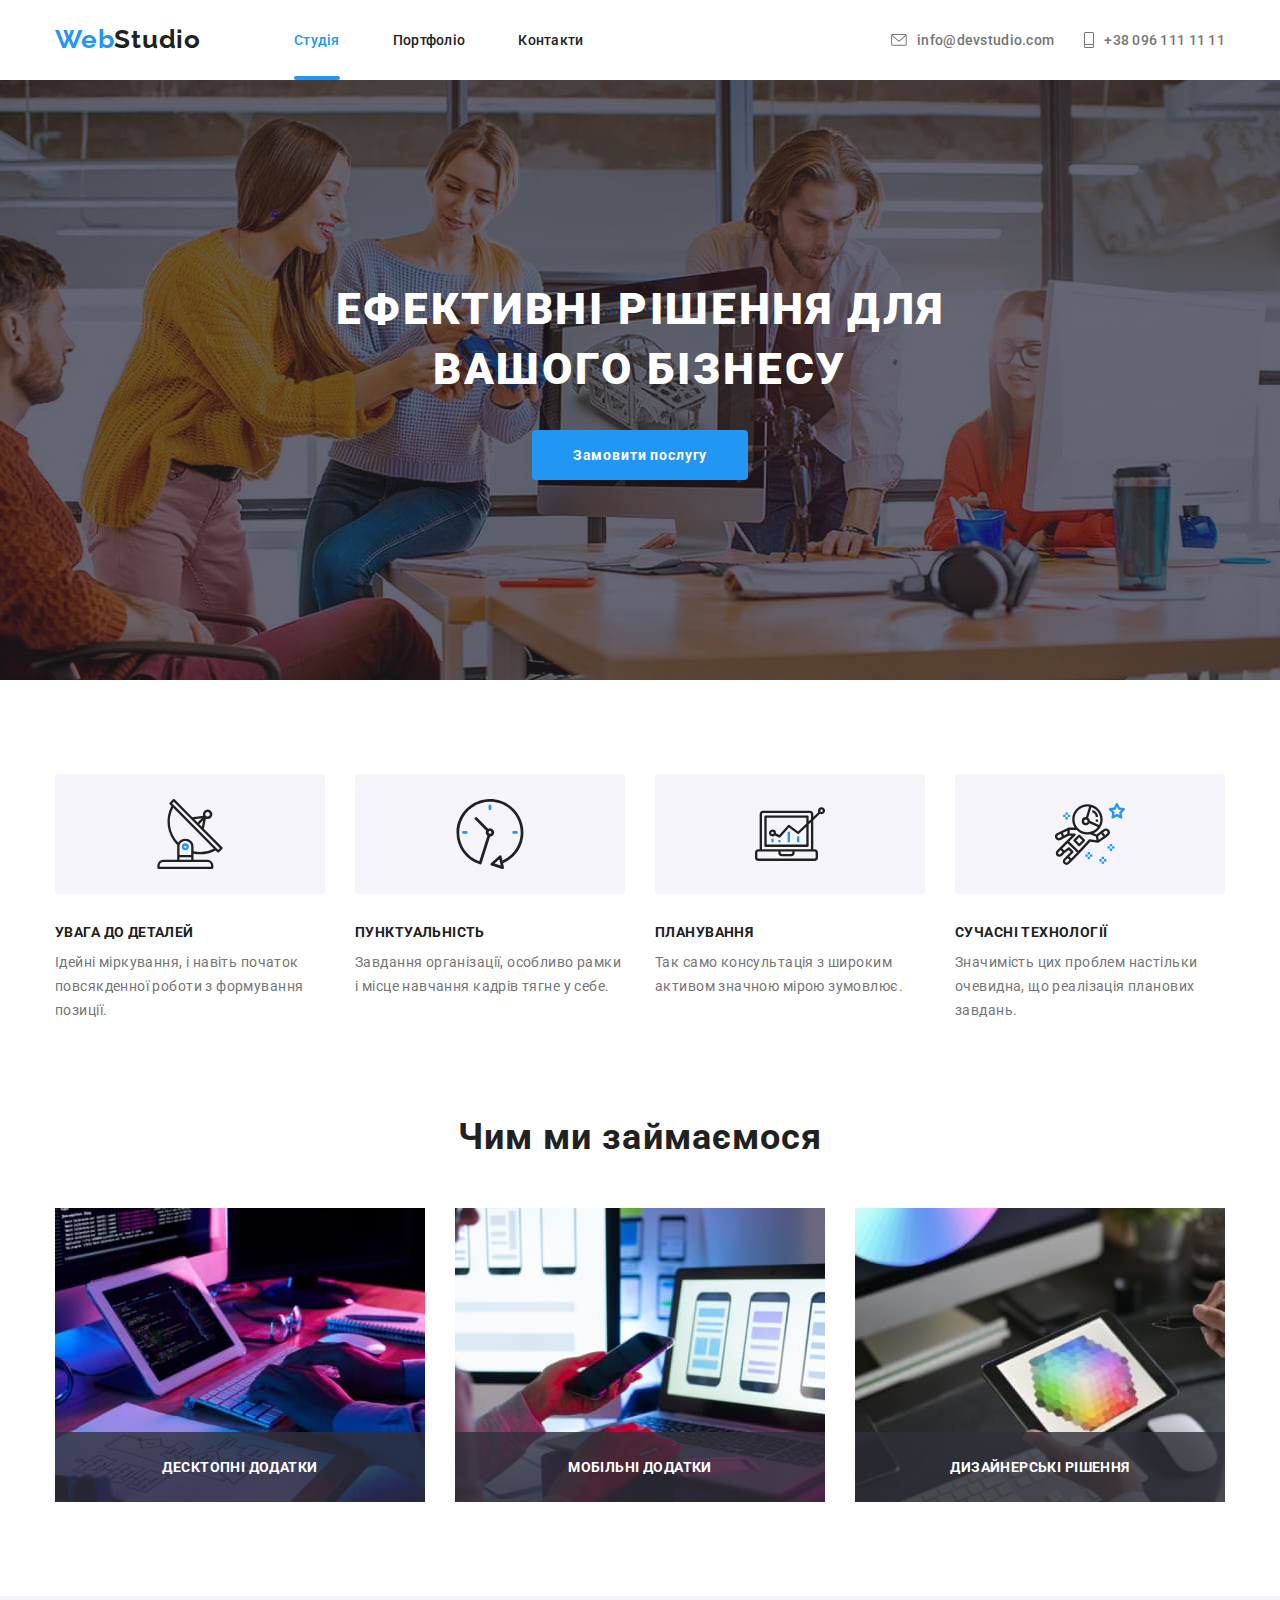
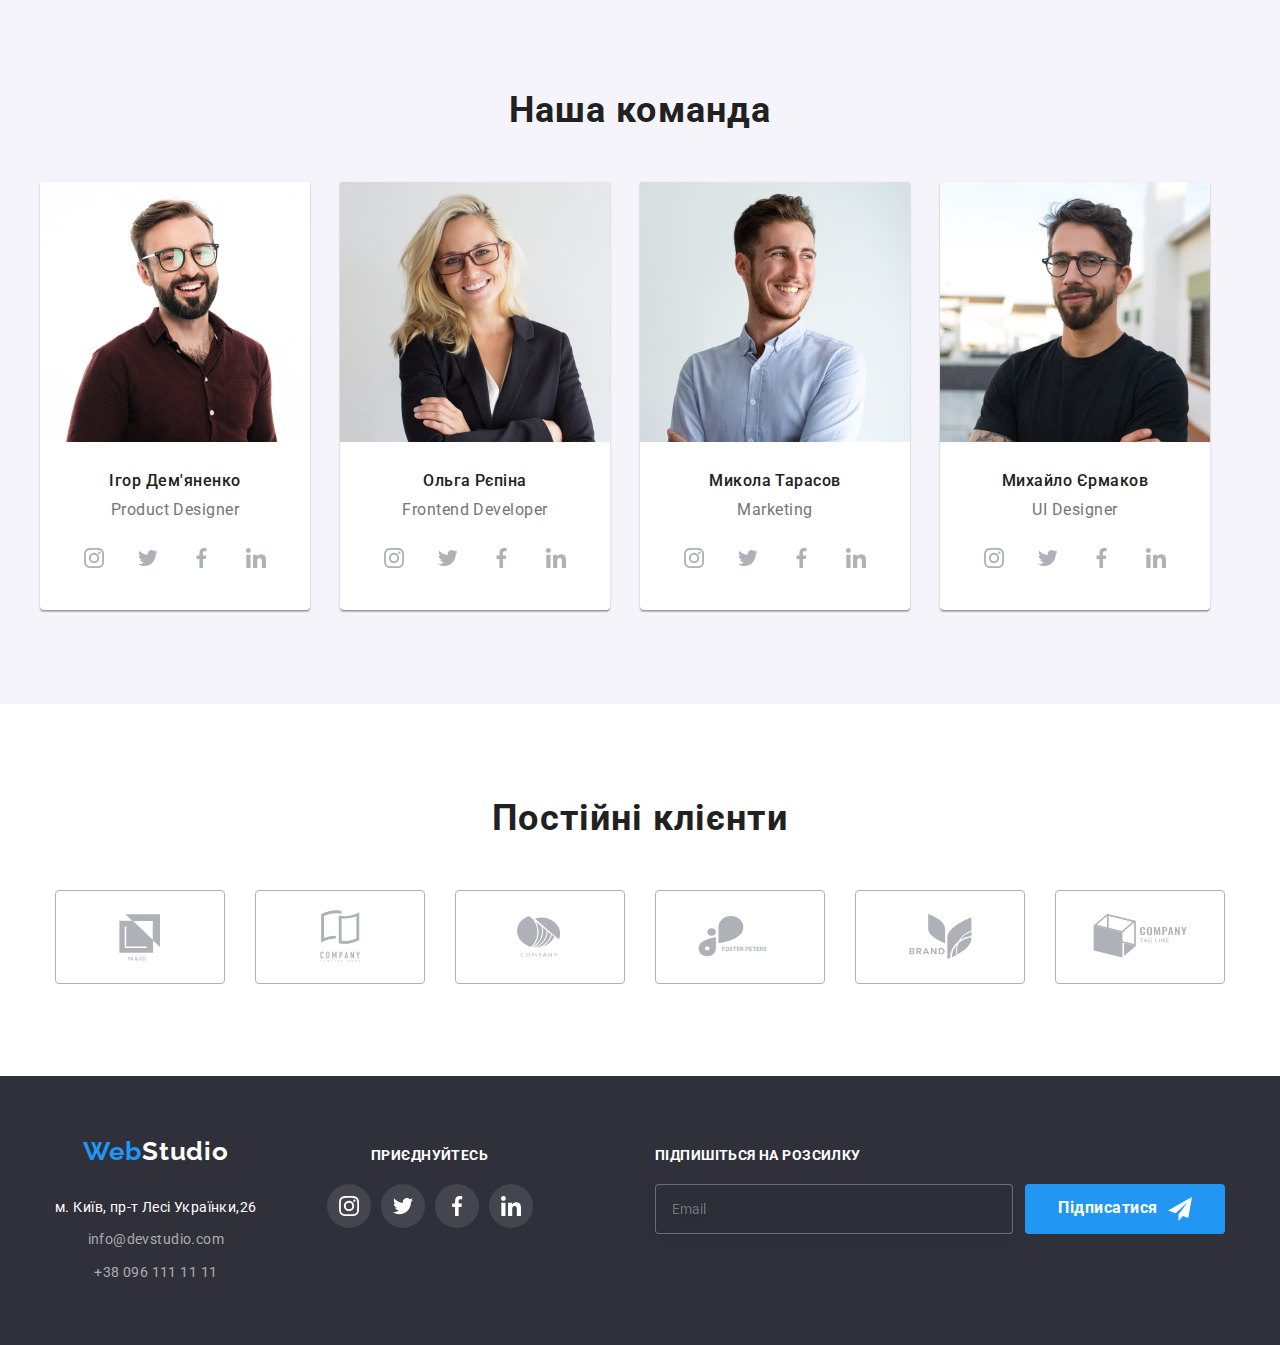
<file: index.html>
<!DOCTYPE html>
<html lang="uk">

<head>
  <meta charset="UTF-8" />
  <meta http-equiv="X-UA-Compatible" content="IE=edge" />
  <meta name="viewport" content="width=device-width, initial-scale=1.0" />
  <title>WebStudio8-Home</title>
  <link href="https://fonts.googleapis.com/css2?family=Raleway:wght@700&family=Roboto:wght@400;500;700;900&display=swap"
    rel="stylesheet" />
  <link rel="stylesheet"
    href="https://cdnjs.cloudflare.com/ajax/libs/modern-normalize/1.1.0/modern-normalize.min.css" />
  <link rel="stylesheet" href="./css/main.min.css" />
</head>

<body class="body">

  <header class="header-index">
    <div class="container flex-container">

      <nav class="nav">
        <a href="./index.html" lang="en" class="logo header__logo"><span
            class="header__logo--blue">Web</span><span></span>Studio</a>
        <ul class="nav-links list">
          <li class="nav-links__item ">
            <a href="./index.html" class="nav-links__link nav-links__item--current">Студія</a>
          </li>

          <li class="nav-links__item">
            <a href="./portfolio.html" class="nav-links__link">Портфоліо</a>
          </li>

          <li class="nav-links__item"><a href="" class="nav-links__link">Контакти</a>
          </li>

        </ul>


      </nav>
      <button type="button" class="mobile-menu__button js-open-menu">
        <svg width="24" height="24" aria-laabel="перемикач мобільного меню">
          <use class"mobile-menu__icon-menu" href="./images/team/symbol-defs.svg#menu_24px"></use>
        </svg>
      </button>
      <div class="mobile-menu container js-menu-container">
        <button type="button" class="mobile-menu__button--close js-close-menu ">

          <svg width="18.67" height="18.67">
            <use class"mobile-menu__icon-cross " href=" ./images/team/symbol-defs.svg#close_24px"></use>
          </svg>
        </button>

        <div class="mobile-menu__nav-links">
          <ul class="mobile-menu__nav-linksi-list">
            <li class="nav-linksi-list__item">
              <a href="./index.html" class="mobile-menu__nav-link mobile-menu__nav-link--current">Студія</a>
            </li>

            <li class="nav-linksi-list__item">
              <a href="./portfolio.html" class="mobile-menu__nav-link">Портфоліо</a>
            </li>

            <li class="nav-linksi-list__item">
              <a href="" class="mobile-menu__nav-link">Контакти</a>
            </li>

          </ul>
        </div>
        <div class="mobile-menu__container">

          <div class="mobile-menu__contacts">
            <ul class="mobile-menu__contacts-list">

              <li class="mobile-menu__contacts-item">
                <a href="tel:+38 096 111 11 11" class="mobile-menu__contact-phone">+38 096 111 11 11</a>
              </li>

              <li class="mobile-menu__contacts-item">
                <a href="mailto:info@devstudio.com" class="mobile-menu__contact-mail">info@devstudio.com</a>
              </li>
            </ul>

          </div>
          <div class="">
            <ul class="mobile-menu__social-links">
              <li class="social-links__item">
                <a href="" class="social-links__link">Instagram</a>
              </li>
              <li class="social-links__item">
                <a href="" class="social-links__link">Twitter</a>
              </li>
              <li class="social-links__item">
                <a href="" class="social-links__link">Facebook</a>
              </li>
              <li class="social-links__item">
                <a href="" class="social-links__link">LinkedIn</a>
              </li>
            </ul>
          </div>
        </div>
      </div>


      <ul class="header-contacts list">
        <li>
          <a href="mailto:info@devstudio.com" class="header-contacts__contact-mail link"><svg
              class="header-contacts__mini-icon">
              <use href="./images/header icons/symbol-defs.svg#envelope"></use>
            </svg>info@devstudio.com</a>
        </li>
        <li>
          <a href="tel:+380961111111" class="header-contacts__contact-phone link"><svg
              class="header-contacts__mini-icon header-contacts__mini-icon--phone">
              <use href="./images/header icons/symbol-defs.svg#phone"></use>
            </svg>+38 096 111 11 11</a>
        </li>
      </ul>



    </div>
  </header>
  <main>
    <section class="hero">
      <div class="container">
        <h1 class="hero-title">Ефективні рішення для вашого бізнесу</h1>
        <button type="button" class="button hero__button--secondary" data-modal-open>Замовити послугу</button>
      </div>
    </section>

    <section class="section">

      <div class="container">
        <h2 class="features visually-hidden">переваги</h2>
        <ul class="list features__pictures-list">
          <li class="pictures-list__item weather-radar">
            <h3 class="features__title">УВАГА ДО ДЕТАЛЕЙ</h3>
            <p class="features__subtitle">Ідейні міркування, і навіть початок повсякденної роботи з формування позиції.
            </p>
          </li>

          <li class="pictures-list__item clock">
            <h3 class="features__title">ПУНКТУАЛЬНІСТЬ</h3>
            <p class="features__subtitle">Завдання організації, особливо рамки і місце навчання кадрів тягне у себе.</p>
          </li>

          <li class="pictures-list__item laptop">
            <h3 class="features__title">ПЛАНУВАННЯ</h3>
            <p class="features__subtitle">Так само консультація з широким активом значною мірою зумовлює.</p>
          </li>

          <li class="pictures-list__item spaceman">
            <h3 class="features__title">СУЧАСНІ ТЕХНОЛОГІЇ</h3>
            <p class="features__subtitle">Значимість цих проблем настільки очевидна, що реалізація планових завдань.</p>
          </li>
        </ul>
      </div>
    </section>

    <section class="section-work">
      <div class="container">
        <h2 class="section-title">Чим ми займаємося</h2>
        <ul class="work list">
          <li class="work__item">
            <img src="./images/coding.jpg" alt="Створення сайту" width="370" />
            <p class="work__text">Десктопні додатки</p>
          </li>

          <li class="work__item">
            <img src="./images/adaptation.jpg" alt="Адаптація сайту для різних пристроїв" width="370" />
            <p class="work__text">
              Мобільні додатки
            </p>
          </li>

          <li class="work__item">
            <img src="./images/design.jpg" alt="Розробка дизайну для сайту" width="370" />
            <p class="work__text">Дизайнерські рішення</p>
          </li>
        </ul>
      </div>
    </section>

    <section class="team section">
      <div class="container">
        <h2 class="section-title">Наша команда</h2>
        <ul class="list team-members">
          <li class="team-members__worker">
            <picture>
              <source
                srcset="./images/team/designer/designer-370@1x.jpg 1x, ./images/team/designer/designer-370@2x.jpg 2x"
                media="(min-width:1200px)">


              <source
                srcset="./images/team/designer/designer-354@1x.jpg 1x, ./images/team/designer/designer-354@2x.jpg 2x"
                media="(min-width: 768px)">

              <source
                srcset="./images/team/designer/designer-450@1x.jpg 1x, ./images/team/designer/designer-450@2x.jpg 2x"
                media="(min-width: 480px">
              <img src="./images/team/designer/designer-450@1x.jpg" alt="Ігор">


            </picture>

            <div class="team-card">
              <h3 class="team-card__heading">Ігор Дем'яненко</h3>
              <p class="team-card__job" lang="en">Product Designer</p>
              <ul class="card-button list">
                <li>
                  <a class="card-button__link">
                    <svg class="card-button__icon instagram">
                      <use href="./images/team/symbol-defs.svg#icon-instagram"></use>
                    </svg>
                  </a>
                </li>

                <li>
                  <a class="card-button__link">
                    <svg class="card-button__icon twitter">
                      <use href="./images/team/symbol-defs.svg#icon-twitter"></use>
                    </svg>
                  </a>
                </li>
                <li>
                  <a class="card-button__link">
                    <svg class="card-button__icon facebook">
                      <use href="./images/team/symbol-defs.svg#icon-facebook"></use>
                    </svg>
                  </a>
                </li>

                <li>
                  <a class="card-button__link">
                    <svg class="card-button__icon linkedin">
                      <use href="./images/team/symbol-defs.svg#icon-linkedin"></use>
                    </svg>
                  </a>
                </li>
              </ul>
            </div>
          </li>

          <li class="team-members__worker">

            <picture>
              <source srcset="./images/team/repina/repina-270.jpg 1x, ./images/team/repina/repina270@2x.jpg 2x "
                media="(min-width:1200px)">



              <source srcset="./images/team/repina/repina-350.jpg 1x, ./images/team/repina/repina-354@2x.jpg 2x "
                media="(min-width:768px)">


              <source srcset="./images/team/repina/repina@1x450 (1).jpg 1x, ./images/team/repina/repina-450.jpg   2x "
                media="(min-width:480px)">
              <img src="./images/team/repina/repina@1x450 (1).jpg" alt="Оля">
            </picture>



            <div class="team-card">
              <h3 class="team-card__heading">Ольга Рєпіна</h3>
              <p class="team-card__job" lang="en">Frontend Developer</p>
              <ul class="card-button list">
                <li>
                  <a class="card-button__link">
                    <svg class="card-button__icon instagram">
                      <use href="./images/team/symbol-defs.svg#icon-instagram"></use>
                    </svg>
                  </a>
                </li>

                <li>
                  <a class="card-button__link">
                    <svg class="card-button__icon twitter">
                      <use href="./images/team/symbol-defs.svg#icon-twitter"></use>
                    </svg>
                  </a>
                </li>
                <li>
                  <a class="card-button__link">
                    <svg class="card-button__icon facebook">
                      <use href="./images/team/symbol-defs.svg#icon-facebook"></use>
                    </svg>
                  </a>
                </li>

                <li>
                  <a class="card-button__link">
                    <svg class="card-button__icon linkedin">
                      <use href="./images/team/symbol-defs.svg#icon-linkedin"></use>
                    </svg>
                  </a>
                </li>
              </ul>
            </div>
          </li>

          <li class="team-members__worker">
            <picture>


              <source srcset="./images/team/tarasov/tarasov-270.jpg 1x, ./images/team/tarasov/tarasov270@2x.jpg 2x "
                media="(min-width:1200px)">


              <source srcset="./images/team/tarasov/tarasov-350.jpg 1x, ./images/team/tarasov/tarasov350@2x.jpg 2x "
                media="(min-width:768px)">


              <source srcset="./images/team/tarasov/tarasov-450.jpg 1x, ./images/team/tarasov/tarasov450@2x.jpg 2x "
                media="(min-width:480px)">
              <img src="./images/team/tarasov/tarasov-450.jpg" alt="">
            </picture>

            <div class="team-card">
              <h3 class="team-card__heading">Микола Тарасов</h3>
              <p class="team-card__job" lang="en">Marketing</p>
              <ul class="card-button list">
                <li>
                  <a class="card-button__link">
                    <svg class="card-button__icon instagram">
                      <use href="./images/team/symbol-defs.svg#icon-instagram"></use>
                    </svg>
                  </a>
                </li>

                <li>
                  <a class="card-button__link">
                    <svg class="card-button__icon twitter">
                      <use href="./images/team/symbol-defs.svg#icon-twitter"></use>
                    </svg>
                  </a>
                </li>
                <li>
                  <a class="card-button__link">
                    <svg class="card-button__icon facebook">
                      <use href="./images/team/symbol-defs.svg#icon-facebook"></use>
                    </svg>
                  </a>
                </li>

                <li>
                  <a class="card-button__link">
                    <svg class="card-button__icon linkedin">
                      <use href="./images/team/symbol-defs.svg#icon-linkedin"></use>
                    </svg>
                  </a>
                </li>
              </ul>
            </div>
          </li>

          <li class="team-members__worker">
            <div class="card-photo">
              <picture>
                <source srcset="./images/team/jermakov/jermakov-270.jpg 1x,./images/team/jermakov/jermakov270@2x.jpg2x"
                  media="(min-width: 1200px)">


                <source
                  srcset="./images/team/jermakov/jermakov-350.jpg 1x, ./images/team/jermakov/jermakov350@2x.jpg 2x"
                  media="(min-width: 768px)">


                <source
                  srcset="./images/team/jermakov/jermakov-450.jpg 1x, ./images/team/jermakov/jermakov450@2x.jpg 2x"
                  media="(min-width: 480px)">
                <img src="./images/team/jermakov/jermakov-450.jpg" alt="">
              </picture>
            </div>
            <div class="team-card">
              <h3 class="team-card__heading">Михайло Єрмаков</h3>
              <p class="team-card__job" lang="en">UI Designer</p>
              <ul class="card-button list">
                <li>
                  <a class="card-button__link">
                    <svg class="card-button__icon instagram">
                      <use href="./images/team/symbol-defs.svg#icon-instagram"></use>
                    </svg>
                  </a>
                </li>

                <li>
                  <a class="card-button__link">
                    <svg class="card-button__icon twitter">
                      <use href="./images/team/symbol-defs.svg#icon-twitter"></use>
                    </svg>
                  </a>
                </li>
                <li>
                  <a class="card-button__link">
                    <svg class="card-button__icon facebook">
                      <use href="./images/team/symbol-defs.svg#icon-facebook"></use>
                    </svg>
                  </a>
                </li>

                <li>
                  <a class="card-button__link">
                    <svg class="card-button__icon linkedin">
                      <use href="./images/team/symbol-defs.svg#icon-linkedin"></use>
                    </svg>
                  </a>
                </li>
              </ul>
            </div>
          </li>
        </ul>
      </div>
    </section>
    <section class="section">
      <div class="container">
        <h2 class="section-title">Постійні клієнти</h2>
        <ul class="clients list">
          <li class="clients__item">
            <a href="" class="clients__link">
              <svg class="clients__image">
                <use href="./images/clients/symbol-defs.svg#client-1"></use>
              </svg>
            </a>
          </li>

          <li class="clients__item">
            <a href="" class=" clients__link">
              <svg class="clients__image">
                <use href="./images/clients/symbol-defs.svg#client-2"></use>
              </svg>
            </a>
          </li>

          <li class="clients__item">
            <a href="" class="clients__link">
              <svg class="clients__image">
                <use href="./images/clients/symbol-defs.svg#client-3"></use>
              </svg>
            </a>
          </li>

          <li class="clients__item">
            <a href="" class="clients__link">
              <svg class="clients__image">
                <use href="./images/clients/symbol-defs.svg#client-4"></use>
              </svg>
            </a>
          </li>

          <li class="clients__item">
            <a href="" class="clients__link">
              <svg class="clients__image">
                <use href="./images/clients/symbol-defs.svg#client-5"></use>
              </svg>
            </a>
          </li>

          <li class="clients__item">
            <a href="" class="clients__link">
              <svg class="clients__image">
                <use href="./images/clients/symbol-defs.svg#client-6"></use>
              </svg>
            </a>
          </li>
        </ul>
      </div>
    </section>
    <div class="backdrop is-hidden" data-modal>
      <div class="modal">
        <button class="modal__button-close" type="button" data-modal-close>
          <svg class="modal__close-icon">
            <use href="./images/close-button.svg#close-button"></use>
          </svg>
        </button>
        <form class="" action="registration">
          <div class="form-feald modal-container">
            <p class="modal__heading">Залиште свої дані, ми вам передзвонимо</p>

            <label class="modal__label name" for="name" autofocus>Ім'я</label>
            <span class="modal__input-icon">
              <input class="modal-input" type="name" name="name" id="name" autofocus required>
              <svg class="modal-input__entire-icon icon-person">
                <use href="./images/form-icons/symbol-defs.svg#person"></use>
              </svg>
            </span>

            <label class="modal__label" for="tel">Телефон</label>
            <span class="modal__input-icon">
              <input class="modal-input" type="tel" name="tel" id="tel" required>
              <svg class="modal-input__entire-icon icon-phone">
                <use href="./images/form-icons/symbol-defs.svg#phone"></use>
              </svg>
            </span>

            <label class="modal__label" for="email">Пошта</label>
            <span class="modal__input-icon">
              <input class="modal-input" type="email" name="email" id="email" placeholder=" " required>
              <svg class="modal-input__entire-icon icon-envelope">
                <use href="./images/form-icons/symbol-defs.svg#envelope"></use>
              </svg>
            </span>


            <label class="modal__label" for="comment">Коментар</label>
            <textarea class="modal__comment" name="comment" id="comment" cols="30" rows="10"
              placeholder="Введіть текст"></textarea>
            <label class="modal__checkbox-label">
              <input class="modal__checkbox" type="checkbox" name="checkbox" required>
              <span class="modal__checkbox-icon"></span>
              Погоджуюся з розсилкою та приймаю <a class="modal__privasy-agreemant" href=""> Умови договору</a>
            </label>
            <div class="modal__button-submit">
              <button class="submit" type="submit">Відправити

              </button>
            </div>
          </div>
        </form>
      </div>
    </div>





  </main>
  <footer class="footer">
    <div class="container footer__multi-block">
      <div class="footer__set-container">
        <a lang="en" href="./index.html" class="logo footer__logo"><span class="footer__logo--blue">Web</span>Studio</a>
        <address class="address">
          <ul class="address-links list">
            <li class="address-links__item">
              <a href="https://goo.gl/maps/rEYh6PdM1hheBsNV8" class="link" target="_blank"
                rel="nooper noreferrer nofollow"><span class="address-links__map">м. Київ, пр-т Лесі
                  Українки,26</span></a>
            </li>
            <li class="address-links__item">
              <a href="mailto:info@devstudio.com" class="address-links__contact link">info@devstudio.com</a>
            </li>
            <li class="address-links__item">
              <a href="tel:+380961111111" class="address-links__contact link">+38 096 111 11 11</a>
            </li>
          </ul>
        </address>
      </div>
      <div class="footer-socials__container">
        <p class="footer-socails__heading">приєднуйтесь</p>
        <ul class="footer-socials list">
          <li>
            <a class="footer-socials__button">
              <svg class="footer-socials__icon">
                <use href="./images/footer/symbol-defs.svg#instagram"></use>
              </svg>
            </a>
          </li>

          <li>
            <a class="footer-socials__button">
              <svg class="footer-socials__icon">
                <use href="./images/footer/symbol-defs.svg#twitter"></use>
              </svg>
            </a>
          </li>
          <li>
            <a class="footer-socials__button">
              <svg class="footer-socials__icon">
                <use href="./images/footer/symbol-defs.svg#facebook"></use>
              </svg>
            </a>
          </li>
          <li>
            <a class="footer-socials__button">
              <svg class="footer-socials__icon">
                <use href="./images/footer/symbol-defs.svg#linkedin"></use>
              </svg>
            </a>
          </li>
        </ul>
      </div>
      <form action="email" class="footer-form ">
        <p class="footer-form__heading">Підпишіться на розсилку</p>
        <div class="footer-form__container">
          <label for="email">
            <input class="footer-form__input" type="email" name="email" placeholder="Email" required>
          </label>
          <button class="footer-form__button-subscribe" type="submit">Підписатися
            <svg width="24" height="24" class="footer__plane">
              <use class="footer__plane-use" href="./images/team/symbol-defs.svg#icon-send"></use>
            </svg>
          </button>
        </div>
      </form>
    </div>
  </footer>
  <script src="./js/modal.js"></script>
  <script src="./js/mobile-menu.js"></script>
</body>

</html>
</file>
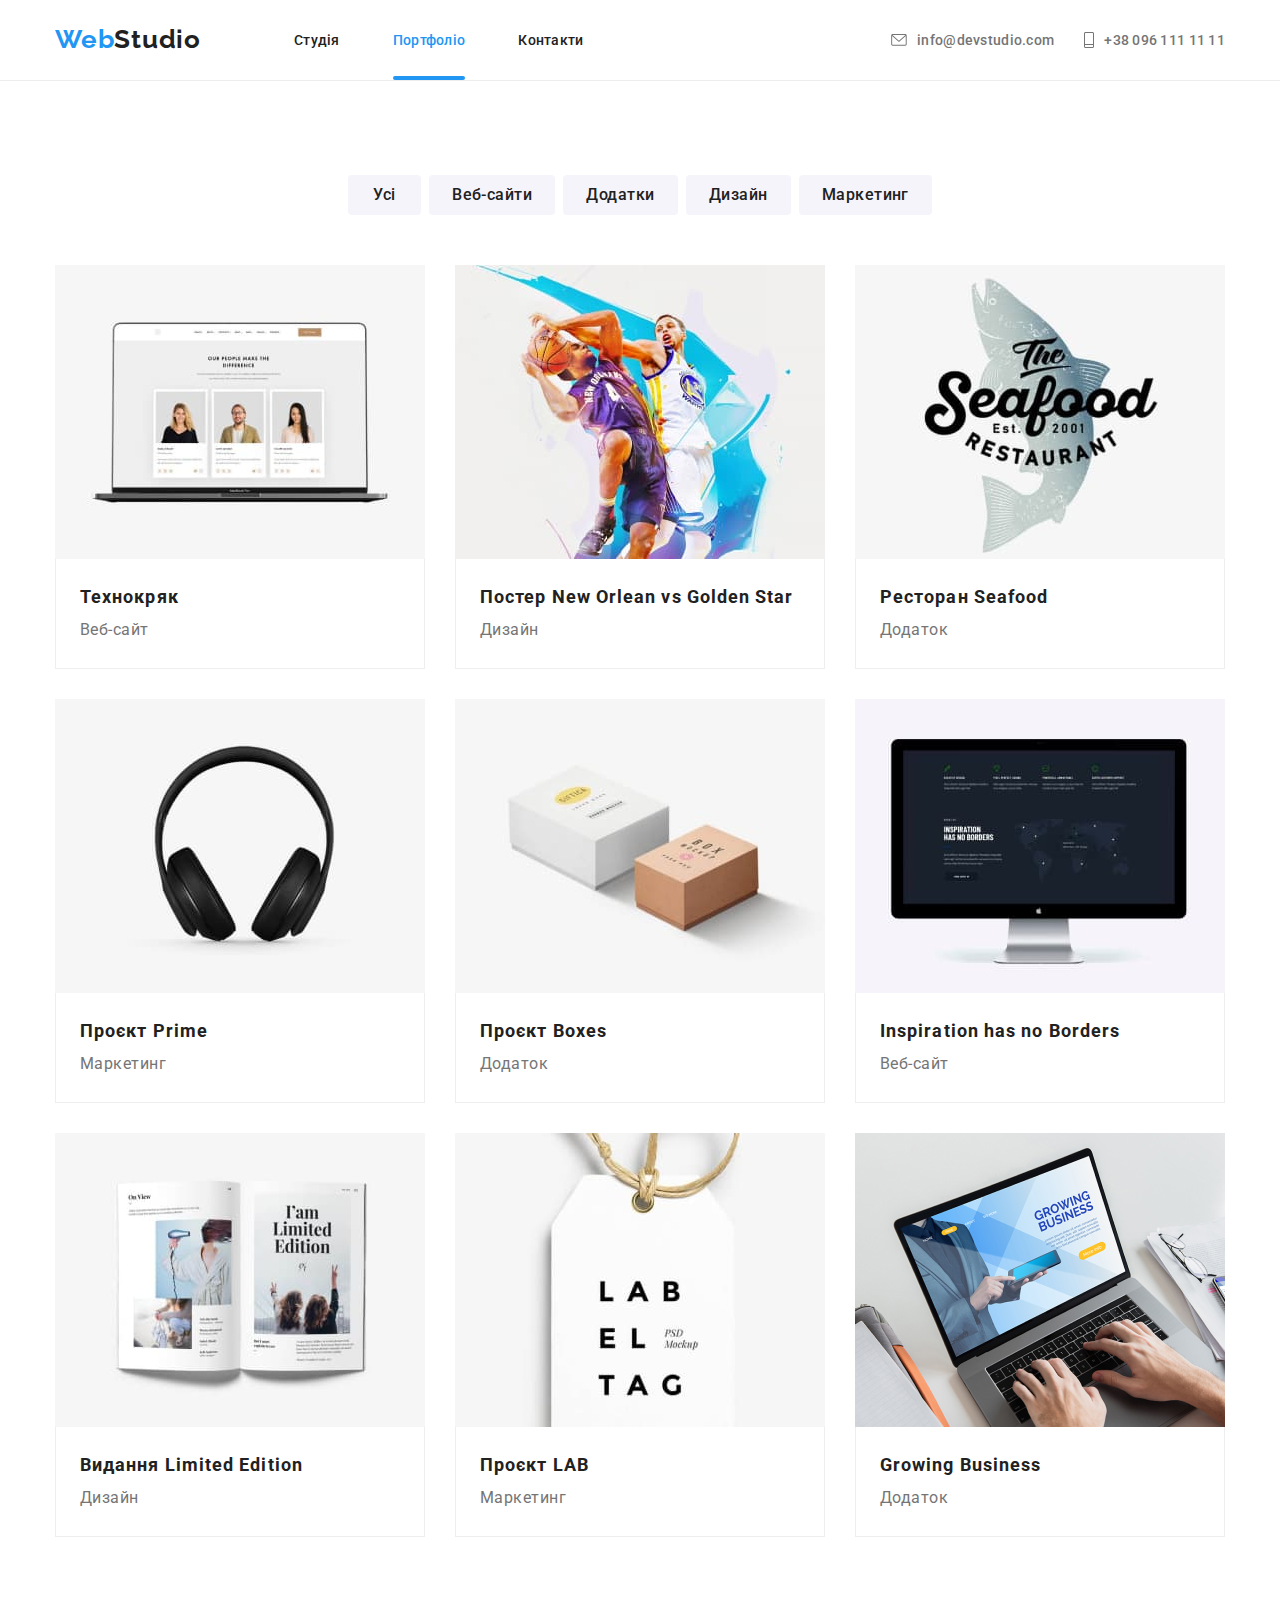
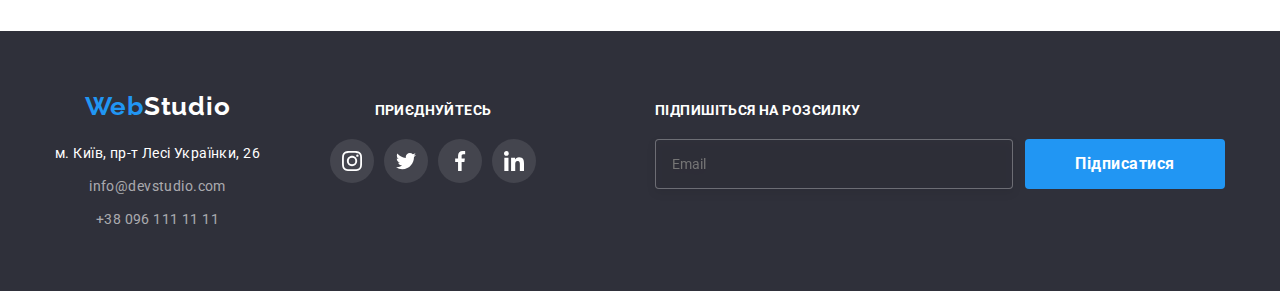
<file: portfolio.html>
<!DOCTYPE html>
<html lang="uk">

<head>
  <meta charset="UTF-8" />
  <meta http-equiv="X-UA-Compatible" content="IE=edge" />
  <meta name="viewport" content="width=device-width, initial-scale=1.0" />
  <title>WebStudio8-Portfolio</title>

  <link href="https://fonts.googleapis.com/css2?family=Raleway:wght@700&family=Roboto:wght@400;500;700;900&display=swap"
    rel="stylesheet" />
  <link rel="stylesheet"
    href="https://cdnjs.cloudflare.com/ajax/libs/modern-normalize/1.1.0/modern-normalize.min.css" />
  <link rel="stylesheet" href="./css/main.min.css" />

</head>

<body>
  <header class="header-portfolio">
    <div class="container flex-container">
      <nav class="nav">
        <a href="./index.html" lang="en" class="logo header__logo"><span
            class="header__logo--blue">Web</span><span></span>Studio</a>
        <ul class="nav-links list">
          <li class="nav-links__item ">
            <a href="./index.html" class="nav-links__link">Студія</a>
          </li>

          <li class="nav-links__item ">
            <a href="./portfolio.html" class="nav-links__link nav-links__item--current">Портфоліо</a>
          </li>

          <li class="nav-links__item"><a href="" class="nav-links__link">Контакти</a>
          </li>
        </ul>
      </nav>
      <button type="button" class="mobile-menu__button js-open-menu">
        <svg width="24" height="24" aria-laabel="перемикач мобільного меню">
          <use class"mobile-menu__icon-menu" href="./images/team/symbol-defs.svg#menu_24px"></use>
        </svg>
      </button>
      <div class="mobile-menu container js-menu-container">
        <button type="button" class="mobile-menu__button--close js-close-menu ">

          <svg width="18.67" height="18.67">
            <use class"mobile-menu__icon-cross " href=" ./images/team/symbol-defs.svg#close_24px"></use>
          </svg>
        </button>

        <div class="mobile-menu__nav-links">
          <ul class="mobile-menu__nav-linksi-list">
            <li class="nav-linksi-list__item">
              <a href="./index.html" class="mobile-menu__nav-link">Студія</a>
            </li>

            <li class="nav-linksi-list__item">
              <a href="./portfolio.html" class="mobile-menu__nav-link mobile-menu__nav-link--current">Портфоліо</a>
            </li>

            <li class="nav-linksi-list__item">
              <a href="" class="mobile-menu__nav-link">Контакти</a>
            </li>

          </ul>
        </div>
        <div class="mobile-menu__container">

          <div class="mobile-menu__contacts">
            <ul class="mobile-menu__contacts-list">

              <li class="mobile-menu__contacts-item">
                <a href="tel:+38 096 111 11 11" class="mobile-menu__contact-phone">+38 096 111 11 11</a>
              </li>

              <li class="mobile-menu__contacts-item">
                <a href="mailto:info@devstudio.com" class="mobile-menu__contact-mail">info@devstudio.com</a>
              </li>
            </ul>

          </div>
          <div class="">
            <ul class="mobile-menu__social-links">
              <li class="social-links__item">
                <a href="" class="social-links__link">Instagram</a>
              </li>
              <li class="social-links__item">
                <a href="" class="social-links__link">Twitter</a>
              </li>
              <li class="social-links__item">
                <a href="" class="social-links__link">Facebook</a>
              </li>
              <li class="social-links__item">
                <a href="" class="social-links__link">LinkedIn</a>
              </li>
            </ul>
          </div>
        </div>
      </div>

      <ul class="header-contacts list">
        <li>
          <a href="mailto:info@devstudio.com" class="header-contacts__contact-mail link"><svg
              class="header-contacts__mini-icon">
              <use href="./images/header icons/symbol-defs.svg#envelope"></use>
            </svg>info@devstudio.com</a>
        </li>
        <li>
          <a href="tel:+380961111111" class="header-contacts__contact-phone link"><svg
              class="header-contacts__mini-icon header-contacts__mini-icon--phone">
              <use href="./images/header icons/symbol-defs.svg#phone"></use>
            </svg>+38 096 111 11 11</a>
        </li>
      </ul>
    </div>
  </header>
  <main>
    <section class="section portfolio">

      <h1 class="visually-hidden">Портфоліо</h1>
      <div class="container">
        <ul class="filter list">
          <li class="filter__item">
            <button type="button" class="filter__button-primary">Усі</button>
          </li>
          <li class="filter__item">
            <button type="button" class="filter__button-primary">Веб-сайти</button>
          </li>
          <li class="filter__item">
            <button type="button" class="filter__button-primary">Додатки</button>
          </li>
          <li class="filter__item">
            <button type="button" class="filter__button-primary">Дизайн</button>
          </li>
          <li class="filter__item">
            <button type="button" class="filter__button-primary">Маркетинг</button>
          </li>
        </ul>

        <ul class="portfolio list">
          <li class="portfolio__item">
            <a href="" class="portfolio__card-link link">
              <div class="thumb">
                <picture>
                  <source
                    srcset="./images/portfolio/technokriack270@1x.jpg 1x,./images/portfolio/technokriack270@2x.jpg 2x"
                    media="(min-width: 1200px)">


                  <source
                    srcset="./images/portfolio/technokriack350@1x.jpg 1x,./images/portfolio/technokriack350@2x.jpg 2x"
                    media="(min-width: 768px)">


                  <source
                    srcset="./images/portfolio/technokriack450@1x.jpg 1x,./images/portfolio/technokriack450@2x.jpg 2x"
                    media="(min-width: 480px)">
                  <img src="./images/portfolio/technokriack450@1x.jpg" alt="">
                </picture>
                <div class="thumb__overlay">
                  <p class="thumb__overlay-text">Ресурс пропонує комплексні пропозиції з різним рівнем функціоналу та
                    сервісів.
                    Все це дозволить відвідувачу отримати вичерпні відомості про компанію чи приватну особу.</p>
                </div>
              </div>
              <div class="card-metha">
                <h2 class="card-metha__titel">Технокряк</h2>
                <p class="card-metha__subtitle">Веб-сайт</p>
              </div>
            </a>
          </li>

          <li class="portfolio__item">
            <article class="card">
              <a href="" class="portfolio__card-link link">
                <picture>
                  <source srcset="./images/portfolio/new-orlean270@1x.jpg 1x,./images/portfolio/new-orlean270@2x.jpg 2x"
                    media="(min-width:1200px)">


                  <source srcset="./images/portfolio/new-orlean350@1x.jpg 1x,./images/portfolio/new-orlean350@2x.jpg 2x"
                    media="(min-width: 768px)">


                  <source srcset="./images/portfolio/new-orlean450@1x.jpg 1x,./images/portfolio/new-orlean450@2x.jpg 2x"
                    media="(min-width: 480px)">
                  <img src="./images/portfolio/new-orlean450@1x.jpg" alt="">
                </picture>

                <div class="card-metha">
                  <h2 class="card-metha__titel">Постер <span lang="en">New Orlean vs Golden Star</span></h2>
                  <p class="card-metha__subtitle">Дизайн</p>
                </div>
              </a>
            </article>
          </li>

          <li class="portfolio__item">
            <article class="card">
              <a href="" class="portfolio__card-link link">
                <picture>
                  <source srcset="./images/portfolio/seafood270@1x.jpg 1x,./images/portfolio/seafood270@2x.jpg 2x"
                    media="(min-width: 1200px)">


                  <source srcset="./images/portfolio/seafood350@1x.jpg 1x,./images/portfolio/seafood350@2x.jpg 2x"
                    media="(min-width: 768px)">


                  <source srcset="./images/portfolio/seafood450@1x.jpg 1x,./images/portfolio/seafood450@2x.jpg 2x"
                    media="(min-width: 480px)">
                  <img src="./images/portfolio/seafood450@1x.jpg" alt="">
                </picture>

                <div class="card-metha">
                  <h2 class="card-metha__titel">Ресторан <span lang="en">Seafood</span></h2>
                  <p class="card-metha__subtitle">Додаток</p>
                </div>
              </a>
            </article>
          </li>

          <li class="portfolio__item">
            <article class="card">
              <a href="" class="portfolio__card-link link">
                <picture>
                  <source
                    srcset="./images/portfolio/headphones370@1x.jpg 1x, ./images/portfolio/headphones370@2x.jpg 2x"
                    media="(min-width: 1200px)">


                  <source
                    srcset="./images/portfolio/headphones354@1x.jpg 1x, ./images/portfolio/headphones354@2x.jpg 2x"
                    media="(min-width: 768px)">


                  <source
                    srcset="./images/portfolio/headphones450@1x.jpg 1x, ./images/portfolio/headphones450@2x.jpg 2x"
                    media="(min-width: 480px)">
                  <img src="./images/portfolio/headphones450@1x.jpg" alt="">

                </picture>
                <div class="card-metha">
                  <h2 class="card-metha__titel">Проєкт <span lang="en">Prime</span></h2>
                  <p class="card-metha__subtitle">Маркетинг</p>
                </div>
              </a>

            </article>
          </li>

          <li class="portfolio__item">
            <article class="card">
              <a href="" class="portfolio__card-link link">
                <picture>
                  <source srcset="./images/portfolio/boxes370@1x.jpg 1x,./images/portfolio/boxes370@2x.jpg 2x"
                    media="(min-width: 1200px)">


                  <source srcset="./images/portfolio/boxes354@1x.jpg 1x,./images/portfolio/boxes354@2x.jpg 2x"
                    media="(min-width: 768px)">


                  <source srcset="./images/portfolio/boxes450@1x.jpg 1x,./images/portfolio/boxes450@2x.jpg 2x"
                    media="(min-width: 480px)">
                  <img src="./images/portfolio/boxes450@1x.jpg" alt="">
                </picture>
                <div class="card-metha">
                  <h2 class="card-metha__titel">Проєкт <span lang="en">Boxes</span></h2>
                  <p class="card-metha__subtitle">Додаток</p>
                </div>
              </a>

            </article>
          </li>

          <li class="portfolio__item">
            <article class="card">
              <a href="" class="portfolio__card-link link">
                <picture>
                  <source srcset="./images/portfolio/display370@1x.jpg 1x, ./images/portfolio/display370@2x.jpg 2x"
                    media="(min-width: 1200px)">


                  <source srcset="./images/portfolio/display354@1x.jpg, ./images/portfolio/display354@2x.jpg 2x"
                    media="(min-width: 768px)">


                  <source srcset="./images/portfolio/display450@1x.jpg 1x, ./images/portfolio/display450@2x.jpg 2x"
                    media="(min-width: 480px)">
                  <img src="./images/portfolio/display450@1x.jpg" alt="">
                </picture>
                <div class="card-metha">
                  <h2 class="card-metha__titel" lang="en">Inspiration has no Borders</h2>
                  <p class="card-metha__subtitle">Веб-сайт</p>
                </div>
              </a>
            </article>
          </li>

          <li class="portfolio__item border">
            <article class="card">
              <a href="" class="portfolio__card-link link">
                <picture>
                  <source srcset="./images/portfolio/book370@1x.jpg 1x,./images/portfolio/book370@2x.jpg 2x"
                    media="(min-width: 1200px)">


                  <source srcset="./images/portfolio/book354@1x.jpg 1x,./images/portfolio/book354@2x.jpg 2x"
                    media="(min-width: 768px)">


                  <source srcset="./images/portfolio/book450@1x.jpg 1x,./images/portfolio/book450@2x.jpg 2x"
                    media="(min-width: 480px)">
                  <img src="./images/portfolio/book450@1x.jpg" alt="">
                </picture>
                <div class="card-metha">
                  <h2 class="card-metha__titel">Видання <span lang="en">Limited Edition</span></h2>
                  <p class="card-metha__subtitle">Дизайн</p>
                </div>
              </a>

            </article>
          </li>

          <li class="portfolio__item">
            <article class="card">
              <a href="" class="portfolio__card-link link">
                <picture>
                  <source srcset="./images/portfolio/lab370@1x.jpg 1x,./ images/portfolio/lab370@2x.jpg2x"
                    media="(min-width: 1200px)">


                  <source srcset="./images/portfolio/lab354@1x.jpg 1x,./images/portfolio/lab354@2x.jpg 2x"
                    media="(min-width: 768px)">


                  <source srcset="./images/portfolio/lab450@1x.jpg 1x,./images/portfolio/lab450@2x.jpg 2x"
                    media="(min-width: 480px)">
                  <img src="./images/portfolio/lab450@1x.jpg" alt="">
                </picture>
                <div class="card-metha">
                  <h2 class="card-metha__titel">Проєкт <span lang="en">LAB</span></h2>
                  <p class="card-metha__subtitle">Маркетинг</p>
                </div>
              </a>
            </article>
          </li>

          <li class="portfolio__item">
            <article class="card">
              <a href="" class="portfolio__card-link link">
                <picture>
                  <source srcset="./images/portfolio/laptop-370@1x.jpg 1x, ./images/portfolio/laptop-370@2x.jpg 2x"
                    media="(min-width: 1200px)">


                  <source srcset="./images/portfolio/laptop-354@1x.jpg 1x, ./images/portfolio/laptop-354@2x.jpg 2x"
                    media="(min-width: 768px)">


                  <source srcset="./images/portfolio/laptop-450@1x.jpg 1x, ./images/portfolio/laptop-450@2x.jpg 2x"
                    media="(min-width: 480px)">
                  <img src="./images/portfolio/laptop-450@1x.jpg" alt="">

                </picture>
                <div class="card-metha">
                  <h2 class="card-metha__titel" lang="en">Growing Business</h2>
                  <p class="card-metha__subtitle">Додаток</p>
                </div>
              </a>
            </article>
          </li>
        </ul>
      </div>
    </section>
  </main>
  <footer class="footer">
    <div class="container footer__multi-block">
      <div class="footer__set-container">
        <a lang="en" href="./index.html" class="logo footer__logo"><span class="footer__logo--blue">Web</span>Studio</a>
        <address class="address">
          <ul class="address-links list">
            <li>
              <a href="https://goo.gl/maps/rEYh6PdM1hheBsNV8" class="link" target="_blank"
                rel="nooper noreferrer nofollow"><span class="address-links__map">м. Київ, пр-т Лесі Українки,
                  26</span></a>
            </li>
            <li class="address-links__item">
              <a href="mailto:info@devstudio.com" class="address-links__contact link">info@devstudio.com</a>
            </li>
            <li class="address-links__item">
              <a href="tel:+380961111111" class="address-links__contact link">+38 096 111 11 11</a>
            </li>
          </ul>
        </address>
      </div>
      <div class="footer-socials__container">
        <p class="footer-socails__heading">приєднуйтесь</p>
        <ul class="footer-socials list">
          <li>
            <a class="footer-socials__button">
              <svg class="footer-socials__icon">
                <use href="./images/footer/symbol-defs.svg#instagram"></use>
              </svg>
            </a>
          </li>

          <li>
            <a class="footer-socials__button">
              <svg class="footer-socials__icon">
                <use href="./images/footer/symbol-defs.svg#twitter"></use>
              </svg>
            </a>
          </li>
          <li>
            <a class="footer-socials__button">
              <svg class="footer-socials__icon">
                <use href="./images/footer/symbol-defs.svg#facebook"></use>
              </svg>
            </a>
          </li>
          <li>
            <a class="footer-socials__button">
              <svg class="footer-socials__icon">
                <use href="./images/footer/symbol-defs.svg#linkedin"></use>
              </svg>
            </a>
          </li>
        </ul>
      </div>
      <form action="email" class="footer-form">
        <p class="footer-form__heading">Підпишіться на розсилку</p>
        <div class="footer-form__container">
          <label for="email">
            <input class="footer-form__input" type="email" name="email" placeholder="Email" required>
          </label>
          <button class="footer-form__button-subscribe" type="submit">Підписатися</button>
        </div>
      </form>
    </div>
  </footer>
  <script src="./js/mobile-menu.js"></script>
</body>

</html>
</file>
<file: css/main.min.css>
.visually-hidden{position:absolute;white-space:nowrap;width:1px;height:1px;overflow:hidden;border:0;padding:0;clip:rect(0 0 0 0);-webkit-clip-path:inset(50%);clip-path:inset(50%);margin:-1px}html{-webkit-box-sizing:border-box;box-sizing:border-box}*,*::before,*::after{-webkit-box-sizing:inherit;box-sizing:inherit}ul{padding:0;list-style:none;margin:0}img{display:block;width:100%;height:auto}address{font-style:normal}h1,h2,h3,h4,h5,h6,p{margin-top:0;margin-bottom:0}body{font-family:Roboto,sans-serif;color:#212121;background-color:#fff;letter-spacing:.03em;font-size:14px}.body.is-open{overflow:hidden}.list{list-style:none;margin:0}.link{text-decoration:none}.flex-container{display:-webkit-box;display:-ms-flexbox;display:flex;-webkit-box-pack:justify;-ms-flex-pack:justify;justify-content:space-between}button{cursor:pointer}a{cursor:pointer;text-decoration:inherit}header{position:relative}.logo{display:block;font-family:Raleway;font-size:26px;font-weight:700;line-height:1.19;letter-spacing:.03em;text-align:left;text-decoration:none}@media screen and (max-width: 480px){.logo{padding-top:16px;padding-bottom:16px}}@media screen and (min-width: 480px){.logo{font-size:24px;padding-top:16px;padding-bottom:16px}}@media screen and (min-width: 768px){.logo{font-size:26px}}@media screen and (min-width: 1170px){.logo{font-size:26px}}.header-portfolio{border-bottom:1px solid #ececec}.header__logo{color:var(--second-half-logo)}.header__logo--blue{color:#2196f3}@media screen and (min-width: 480px){.header__logo{padding-top:16px;padding-bottom:16px;margin-right:auto}}@media screen and (min-width: 768px){.header__logo{padding-top:26px;padding-bottom:26px;margin-right:88px}}@media screen and (min-width: 1170px){.header__logo{padding-top:24px;padding-bottom:25px;margin-right:93px}}.mobile-menu__button .button-menu__icon-cross{display:none}.header-contacts{display:-webkit-box;display:-ms-flexbox;display:flex;padding-bottom:0px;margin-left:auto;margin-top:0;margin-bottom:0;padding-left:0}@media screen and (max-width: 768px){.header-contacts{display:none}}@media screen and (min-width: 768px){.header-contacts{display:block;padding-top:21px;padding-bottom:21px}.header-contacts:not(:last-child){margin-bottom:10px}}@media screen and (min-width: 1170px){.header-contacts{display:-webkit-box;display:-ms-flexbox;display:flex;padding:0}}@media screen and (min-width: 768px)and (max-width: 1169px){.header-contacts__contact-mail{margin-bottom:10px}}@media screen and (min-width: 1170px){.header-contacts__contact-mail{margin-right:30px}}.header-contacts__contact-phone,.header-contacts__contact-mail{display:block;font-weight:500;color:#757575;line-height:1.17;font-size:14px;letter-spacing:.02em;display:-webkit-box;display:-ms-flexbox;display:flex;-webkit-box-align:center;-ms-flex-align:center;align-items:center;-webkit-transition-property:color;transition-property:color;-webkit-transition-duration:250ms;transition-duration:250ms;-webkit-transition-timing-function:cubic-bezier(0.4, 0, 0.2, 1);transition-timing-function:cubic-bezier(0.4, 0, 0.2, 1)}.header-contacts__contact-phone:hover,.header-contacts__contact-phone:focus,.header-contacts__contact-phone:active,.header-contacts__contact-mail:hover,.header-contacts__contact-mail:focus,.header-contacts__contact-mail:active{color:#2196f3}@media screen and (min-width: 768px){.header-contacts__contact-phone,.header-contacts__contact-mail{font-size:12px;line-height:1.16;letter-spacing:.02em}}@media screen and (min-width: 1170px){.header-contacts__contact-phone,.header-contacts__contact-mail{font-size:14px;padding-bottom:32px;padding-top:32px}}.header-contacts__mini-icon{width:16px;height:12px;fill:currentColor;margin-right:10px}@media screen and (min-width: 768px){.header-contacts__mini-icon{width:14px;height:10px;margin-right:8px}}@media screen and (min-width: 1200px){.header-contacts__mini-icon{width:16px;height:12px;margin-right:10px}}.header-contacts__mini-icon--phone{width:12px;height:16px}@media screen and (min-width: 768px){.header-contacts__mini-icon--phone{width:10px;height:14px;margin-right:8px}}@media screen and (min-width: 1200px){.header-contacts__mini-icon--phone{width:10px;height:16px;margin-right:10px}}.nav{display:-webkit-box;display:-ms-flexbox;display:flex;-webkit-box-pack:justify;-ms-flex-pack:justify;justify-content:space-between}.nav-links{padding-bottom:0px;margin-right:auto;display:-webkit-box;display:-ms-flexbox;display:flex;-webkit-box-pack:start;-ms-flex-pack:start;justify-content:flex-start;-webkit-box-align:center;-ms-flex-align:center;align-items:center;margin-top:0;margin-bottom:0;display:none}@media screen and (min-width: 768px){.nav-links{display:-webkit-box;display:-ms-flexbox;display:flex}}.nav-links__item--current{position:relative}.nav-links__link.nav-links__item--current{color:#2196f3}.nav-links__item:not(:last-child){margin-right:50px}@media screen and (min-width: 768px){.nav-links__item:not(:last-child){margin-right:53px}}.nav-links__item--current::after{content:"";position:absolute;bottom:0;left:0;width:100%;border-bottom:4px solid #2196f3;border-radius:2px}.nav-links__link{display:block;font-weight:500;padding-top:32px;padding-bottom:32px;color:#212121;line-height:1.17;font-size:14px;letter-spacing:.02em;-webkit-transition-property:color;transition-property:color;-webkit-transition-duration:250ms;transition-duration:250ms;-webkit-transition-timing-function:cubic-bezier(0.4, 0, 0.2, 1);transition-timing-function:cubic-bezier(0.4, 0, 0.2, 1);text-decoration:none}.nav-links__link:hover,.nav-links__link:active,.nav-links__link:focus{color:#2196f3}.section-title{margin-bottom:50px;color:var(--title-color);font-weight:700;font-size:36px;line-height:1.16;text-align:center;letter-spacing:.03em}@media screen and (max-width: 1169px){.section-title{font-weight:700;font-size:28px;line-height:1.17;text-align:center;letter-spacing:.03em;margin-bottom:30px}}@media screen and (max-width: 1199px){.section{padding-top:60px;padding-bottom:60px}}@media screen and (min-width: 1200px){.section{padding-top:94px;padding-bottom:94px}}.container{width:100%;margin:0 auto;padding-left:15px;padding-right:15px}@media screen and (min-width: 480px){.container{width:480px}}@media screen and (min-width: 768px){.container{width:768px}}@media screen and (min-width: 1170px){.container{width:1200px}}.footer__logo{display:block;color:#fff}@media screen and (min-width: 320px){.footer__logo{padding:0;margin-bottom:20px}}.footer__logo--blue{color:#2196f3}.footer__set-container{display:-webkit-box;display:-ms-flexbox;display:flex;-webkit-box-orient:vertical;-webkit-box-direction:normal;-ms-flex-direction:column;flex-direction:column;-webkit-box-align:center;-ms-flex-align:center;align-items:center}@media screen and (min-width: 480px)and (max-width: 767px){.footer__set-container{margin-bottom:60px}}@media screen and (max-width: 767px){.footer__set-container{margin-bottom:60px}}@media screen and (min-width: 1170px){.footer__set-container{margin-right:0}}.footer{background-color:#2f303a;padding-top:60px;padding-bottom:60px}@media screen and (min-width: 1200px){.footer{display:-webkit-box;display:-ms-flexbox;display:flex}}@media screen and (max-width: 767px){.footer__multi-block{display:-webkit-box;display:-ms-flexbox;display:flex;-webkit-box-pack:center;-ms-flex-pack:center;justify-content:center;-webkit-box-orient:vertical;-webkit-box-direction:normal;-ms-flex-direction:column;flex-direction:column}}@media screen and (min-width: 768px)and (max-width: 1199px){.footer__multi-block{display:-webkit-box;display:-ms-flexbox;display:flex;-ms-flex-wrap:wrap;flex-wrap:wrap;-webkit-box-orient:horizontal;-webkit-box-direction:normal;-ms-flex-direction:row;flex-direction:row;-ms-flex-pack:distribute;justify-content:space-around}}@media screen and (min-width: 1200px){.footer__multi-block{display:-webkit-box;display:-ms-flexbox;display:flex;-webkit-box-align:baseline;-ms-flex-align:baseline;align-items:baseline}}@media screen and (min-width: 767px)and (max-width: 1199px){.footer-form{margin-top:60px}}@media screen and (min-width: 1200px){.footer-form{margin-left:auto}}.footer-form__container{width:100%;text-align:center}@media screen and (min-width: 1200px){.footer-form__container{display:-webkit-box;display:-ms-flexbox;display:flex}}.footer-form__input{width:100%;height:50px;color:rgba(255,255,255,.3);background-color:rgba(47,48,58,.4);border:1px solid rgba(255,255,255,.3);-webkit-filter:drop-shadow(0px 4px 4px rgba(0, 0, 0, 0.15));filter:drop-shadow(0px 4px 4px rgba(0, 0, 0, 0.15));border-radius:4px;outline:none;padding-left:16px;margin-bottom:20px;-webkit-transition:border-color 250ms cubic-bezier(0.4, 0.84, 0.44, 1);transition:border-color 250ms cubic-bezier(0.4, 0.84, 0.44, 1)}@media screen and (min-width: 480px){.footer-form__input{width:450px}}@media screen and (min-width: 1170px){.footer-form__input{max-width:358px}}.footer-form__input:hover,.footer-form__input:active,.footer-form__input:focus{border:1px solid #2196f3}.footer-form__button-subscribe{display:-webkit-box;display:-ms-flexbox;display:flex;-webkit-box-align:center;-ms-flex-align:center;align-items:center;-webkit-box-pack:center;-ms-flex-pack:center;justify-content:center;position:relative;height:50px;width:200px;background-color:#2196f3;border-radius:4px;color:#fff;border:none;cursor:pointer;font-weight:700;font-size:16px;line-height:1.8;letter-spacing:.03em;margin-left:12px}@media screen and (min-width: 480px){.footer-form__button-subscribe{max-width:200px;max-height:50px}}@media screen and (max-width: 1199px){.footer-form__button-subscribe{margin:0 auto}}.footer-form__heading{font-family:"Roboto";font-style:normal;font-weight:700;font-size:14px;line-height:1.14;letter-spacing:.03em;text-transform:uppercase;margin-bottom:20px;text-align:center;color:#fff}@media screen and (min-width: 1200px){.footer-form__heading{text-align:left}}@media screen and (max-width: 767px){.footer-socials__container{margin-bottom:60px}}@media screen and (max-width: 480px){.footer-socials__container{margin-bottom:60px}}@media screen and (min-width: 1200px){.footer-socials__container{margin-left:70px}}.footer-socials__button{display:-webkit-box;display:-ms-flexbox;display:flex;-webkit-box-align:center;-ms-flex-align:center;align-items:center;-webkit-box-pack:center;-ms-flex-pack:center;justify-content:center;border:none;width:44px;height:44px;border-radius:50%;background-color:rgba(255,255,255,.1019607843);-webkit-transition-property:background-color;transition-property:background-color;-webkit-transition-duration:250ms;transition-duration:250ms;-webkit-transition-timing-function:cubic-bezier(0.4, 0, 0.2, 1);transition-timing-function:cubic-bezier(0.4, 0, 0.2, 1)}.footer-socials__button:hover,.footer-socials__button:active,.footer-socials__button:focus{background-color:accent-color}.footer-socials>li+li{padding-left:10px}.footer__plane{margin-left:10px}.address-links__map{color:#fff;font-size:14px;line-height:1.7;letter-spacing:.03em;-webkit-transition-property:color;transition-property:color;-webkit-transition-duration:250ms;transition-duration:250ms;-webkit-transition-timing-function:cubic-bezier(0.4, 0, 0.2, 1);transition-timing-function:cubic-bezier(0.4, 0, 0.2, 1)}.address-links__map:hover,.address-links__map:active,.address-links__map:focus{color:#2196f3}.address{font-style:normal;text-align:center}.address-links__contact{color:rgba(255,255,255,.6);font-size:14px;line-height:1.7;letter-spacing:.03em;-webkit-transition-property:color;transition-property:color;-webkit-transition-duration:250ms;transition-duration:250ms;-webkit-transition-timing-function:cubic-bezier(0.4, 0, 0.2, 1);transition-timing-function:cubic-bezier(0.4, 0, 0.2, 1)}.address-links__contact:hover,.address-links__contact:active,.address-links__contact:focus{color:#2196f3}.address-links__item{margin-bottom:0;margin-right:0;margin-left:0}@media screen and (max-width: 767px){.address-links__item{margin-top:9px}}@media screen and (max-width: 1199px){.address-links__item:not(:last-child){margin-bottom:8px}}@media screen and (min-width: 1200px){.address-links__item{margin-top:9px}}.footer-socails__heading{font-family:"Roboto";font-style:normal;font-weight:700;font-size:14px;line-height:1.14;letter-spacing:.03em;text-transform:uppercase;margin-bottom:20px;text-align:center;color:#fff}.footer-socials{display:-webkit-box;display:-ms-flexbox;display:flex;-webkit-box-pack:center;-ms-flex-pack:center;justify-content:center}.footer-socials>li+li{padding-left:10px}.footer-socials__icon{width:20px;height:20px;fill:#fff}.footer-socials__button{display:-webkit-box;display:-ms-flexbox;display:flex;-webkit-box-align:center;-ms-flex-align:center;align-items:center;-webkit-box-pack:center;-ms-flex-pack:center;justify-content:center;border:none;width:44px;height:44px;border-radius:50%;background-color:rgba(255,255,255,.1019607843);-webkit-transition-property:background-color;transition-property:background-color;-webkit-transition-duration:250ms;transition-duration:250ms;-webkit-transition-timing-function:cubic-bezier(0.4, 0, 0.2, 1);transition-timing-function:cubic-bezier(0.4, 0, 0.2, 1)}.footer-socials__button:hover,.footer-socials__button:active,.footer-socials__button:focus{background-color:#2196f3}.card-metha{border:1px solid #eee;border-top:none;padding-top:20px;padding-right:24px;padding-left:24px}@media screen and (min-width: 768px)and (max-width: 1199px){.card-metha{height:146px;padding-bottom:56px;width:354px}}@media screen and (min-width: 1200px){.card-metha{height:110px}}.card-metha__subtitle{font-size:16px;color:#757575;line-height:1.87;margin-top:0;margin-bottom:0;letter-spacing:.03em}.card-metha__titel{color:#212121;font-weight:700;font-size:18px;line-height:2;letter-spacing:.06em}.hero .hero-title{letter-spacing:.06em;margin:0 auto;color:#fff;font-weight:900;font-size:24px;margin-bottom:30px;line-height:1.36;text-transform:uppercase;text-align:center}@media screen and (min-width: 480px){.hero .hero-title{max-width:360px;max-height:84px;font-size:26px;line-height:1.6;letter-spacing:.06em;color:#fff}}@media screen and (min-width: 768px){.hero .hero-title{max-width:360px;max-height:84px;font-size:26px;line-height:1.6;letter-spacing:.06em;color:#fff}}@media screen and (min-width: 1170px){.hero .hero-title{min-width:696px;max-height:120px;font-size:44px;line-height:1.36;letter-spacing:.06em;color:#fff}}.hero{padding:118px 0px;text-align:center;height:400px;background-repeat:no-repeat;background-size:cover;margin:0 auto;background-image:-webkit-gradient(linear, left bottom, left top, from(rgba(47, 48, 58, 0.4)), to(rgba(47, 48, 58, 0.4))),url("../images/header-overlay-phone.jpg");background-image:linear-gradient(to top, rgba(47, 48, 58, 0.4), rgba(47, 48, 58, 0.4)),url("../images/header-overlay-phone.jpg");background-color:#2f303a}@media screen and (min-width: 1200px){.hero{padding-top:200px;padding-bottom:200px}}@media screen and (max-width: 479px)and (min-device-pixel-ratio: 2),screen and (max-width: 479px)and (-webkit-min-device-pixel-ratio: 2),screen and (max-width: 479px)and (min-resolution: 192dpi),screen and (max-width: 479px)and (min-resolution: 2dppx){.hero{background-image:-webkit-gradient(linear, left bottom, left top, from(rgba(47, 48, 58, 0.4)), to(rgba(47, 48, 58, 0.4))),url("../images/header-mobile-overlay-2x.jpg");background-image:linear-gradient(to top, rgba(47, 48, 58, 0.4), rgba(47, 48, 58, 0.4)),url("../images/header-mobile-overlay-2x.jpg")}}@media screen and (min-width: 480px){.hero{max-width:480px;height:400px;background-image:-webkit-gradient(linear, left bottom, left top, from(rgba(47, 48, 58, 0.4)), to(rgba(47, 48, 58, 0.4))),url("../images/header-overlay-phone.jpg");background-image:linear-gradient(to top, rgba(47, 48, 58, 0.4), rgba(47, 48, 58, 0.4)),url("../images/header-overlay-phone.jpg");background-size:contain;background-position:center;overflow:hidden}}@media screen and (min-width: 480px)and (min-device-pixel-ratio: 2),screen and (min-width: 480px)and (-webkit-min-device-pixel-ratio: 2),screen and (min-width: 480px)and (min-resolution: 192dpi),screen and (min-width: 480px)and (min-resolution: 2dppx){.hero{background-image:-webkit-gradient(linear, left bottom, left top, from(rgba(47, 48, 58, 0.4)), to(rgba(47, 48, 58, 0.4))),url("../images/header-mobile-overlay-2x.jpg");background-image:linear-gradient(to top, rgba(47, 48, 58, 0.4), rgba(47, 48, 58, 0.4)),url("../images/header-mobile-overlay-2x.jpg")}}@media screen and (min-width: 768px){.hero{max-width:768px;height:400px;background-image:-webkit-gradient(linear, left bottom, left top, from(rgba(47, 48, 58, 0.4)), to(rgba(47, 48, 58, 0.4))),url("../images/header-overlay-tablet.jpg");background-image:linear-gradient(to top, rgba(47, 48, 58, 0.4), rgba(47, 48, 58, 0.4)),url("../images/header-overlay-tablet.jpg");background-size:contain;background-position:center;overflow:hidden}}@media screen and (min-width: 768px)and (min-device-pixel-ratio: 2),screen and (min-width: 768px)and (-webkit-min-device-pixel-ratio: 2),screen and (min-width: 768px)and (min-resolution: 192dpi),screen and (min-width: 768px)and (min-resolution: 2dppx){.hero{background-image:-webkit-gradient(linear, left bottom, left top, from(rgba(47, 48, 58, 0.4)), to(rgba(47, 48, 58, 0.4))),url("../images/header-overlay-tablet-2x.jpg");background-image:linear-gradient(to top, rgba(47, 48, 58, 0.4), rgba(47, 48, 58, 0.4)),url("../images/header-overlay-tablet-2x.jpg")}}@media screen and (min-width: 1170px){.hero{max-width:1600px;height:600px;background-image:-webkit-gradient(linear, left bottom, left top, from(rgba(47, 48, 58, 0.4)), to(rgba(47, 48, 58, 0.4))),url("../images/overlay.jpg");background-image:linear-gradient(to top, rgba(47, 48, 58, 0.4), rgba(47, 48, 58, 0.4)),url("../images/overlay.jpg");background-size:cover;overflow:hidden}}@media screen and (min-width: 1170px)and (min-device-pixel-ratio: 2),screen and (min-width: 1170px)and (-webkit-min-device-pixel-ratio: 2),screen and (min-width: 1170px)and (min-resolution: 192dpi),screen and (min-width: 1170px)and (min-resolution: 2dppx){.hero{background-image:-webkit-gradient(linear, left bottom, left top, from(rgba(47, 48, 58, 0.4)), to(rgba(47, 48, 58, 0.4))),url("../images/header-overlay-desktop-2x.jpg");background-image:linear-gradient(to top, rgba(47, 48, 58, 0.4), rgba(47, 48, 58, 0.4)),url("../images/header-overlay-desktop-2x.jpg")}}.hero__button--secondary{padding:10px 32px;background-color:#2196f3;color:#fff;line-height:1.87;font-weight:700;min-width:216px;text-align:center;letter-spacing:.06em;border:#2196f3;border-radius:4px}@media screen and (min-width: 480px){.hero__button--secondary{width:200px;height:50px}}@media screen and (min-width: 768px){.hero__button--secondary{width:200px;height:50px}}@media screen and (min-width: 1170px){.hero__button--secondary{width:216px;height:50px}}.section-features{padding-top:60px;padding-bottom:94px}@media screen and (max-width: 1169px){.section-features{padding-top:60px;padding-bottom:60px}}.features__subtitle{color:#757575;font-weight:400;font-size:14px;line-height:1.7;padding:0px 0px;margin:0px 0px;letter-spacing:.03em}@media screen and (min-width: 480px){.features__subtitle{width:480px}}@media screen and (min-width: 768px){.features__subtitle{width:354px}}@media screen and (min-width: 1170px){.features__subtitle{width:270px}}.features__title{font-size:14px;line-height:1.14;text-transform:uppercase;margin-bottom:10px;color:#212121;line-height:1.2;letter-spacing:.03em;font-weight:700}@media screen and (max-width: 767px){.features__title{display:-webkit-box;display:-ms-flexbox;display:flex;-webkit-box-pack:center;-ms-flex-pack:center;justify-content:center}}@media screen and (min-width: 768px){.features__title{width:270px}}@media screen and (min-width: 1170px){.features__title{text-align:left}}.features__pictures-list{padding:0}@media screen and (min-width: 768px){.features__pictures-list{gap:30px;display:-webkit-box;display:-ms-flexbox;display:flex;-ms-flex-wrap:wrap;flex-wrap:wrap}}@media screen and (min-width: 1170px){.features__pictures-list{display:-webkit-box;display:-ms-flexbox;display:flex;gap:30px}}@media screen and (max-width: 767px){.pictures-list__item:not(:last-child){margin-bottom:30px}}@media screen and (min-width: 768px){.pictures-list__item:not(:last-child){width:354px}}@media screen and (min-width: 1170px){.pictures-list__item:not(:last-child){width:270px}}.pictures-list__item::before{content:"";display:block;height:120px;background-color:#f5f4fa;border-radius:4px;margin-bottom:30px;background-repeat:no-repeat;background-position:center;background-size:70px}@media screen and (min-width: 480px){.pictures-list__item::before{width:100%}}@media screen and (min-width: 768px){.pictures-list__item::before{width:354px}}@media screen and (min-width: 1170px){.pictures-list__item::before{max-width:270px}}.weather-radar::before{background-image:url(../images/features/antenna.svg)}.clock::before{background-image:url(../images/features/clock.svg)}.laptop::before{background-image:url(../images/features/diagram.svg)}.spaceman::before{background-image:url(../images/features/astronaut.svg)}.team{background-color:#f5f4fa}.team-members{gap:30px;margin:0;padding:0}@media screen and (min-width: 768px){.team-members{gap:30px;display:-webkit-box;display:-ms-flexbox;display:flex}}@media screen and (min-width: 768px)and (max-width: 1170px){.team-members{-ms-flex-wrap:wrap;flex-wrap:wrap}}@media screen and (min-width: 1170px){.team-members{display:-webkit-box;display:-ms-flexbox;display:flex;margin-left:-15px;margin-right:-15px}}@media screen and (max-width: 480px){.team-members__worker:not(:last-child){margin-bottom:30px}}.team-members__worker{background:#fff;border-radius:0px 0px 4px 4px;-webkit-box-shadow:0px 1px 3px rgba(0,0,0,.12),0px 1px 1px rgba(0,0,0,.14),0px 2px 1px rgba(0,0,0,.2);box-shadow:0px 1px 3px rgba(0,0,0,.12),0px 1px 1px rgba(0,0,0,.14),0px 2px 1px rgba(0,0,0,.2)}@media screen and (min-width: 480px){.team-members__worker{width:450px;margin-bottom:30px}}@media screen and (min-width: 768px){.team-members__worker{width:354px;margin-bottom:0}}@media screen and (min-width: 1170px){.team-members__worker{width:270px}}.team-card{padding:30px}.team-card__heading{margin-bottom:10px;font-weight:500;font-size:16px;line-height:1.18;letter-spacing:.03em;text-align:center;color:#212121}.team-card__job{color:#757575;font-size:16px;line-height:1.18;letter-spacing:.03em;text-align:center}.card-button>li+li{padding-left:10px}.card-button{display:-webkit-box;display:-ms-flexbox;display:flex;-webkit-box-pack:center;-ms-flex-pack:center;justify-content:center;-webkit-box-align:center;-ms-flex-align:center;align-items:center;margin-top:16px}.card-button__link{border:none;width:44px;height:44px;border-radius:50%;color:#afb1b8;display:-webkit-box;display:-ms-flexbox;display:flex;-webkit-box-pack:center;-ms-flex-pack:center;justify-content:center;-webkit-box-align:center;-ms-flex-align:center;align-items:center;-webkit-transition-property:background-color,color;transition-property:background-color,color;-webkit-transition-duration:250ms;transition-duration:250ms;-webkit-transition-timing-function:cubic-bezier(0.4, 0, 0.2, 1);transition-timing-function:cubic-bezier(0.4, 0, 0.2, 1)}.card-button__link:hover,.card-button__link:active,.card-button__link:focus{background-color:#2196f3;color:#fff}.card-button__icon{width:20px;height:20px;fill:currentColor}.section-work{padding-top:0;padding-left:0;padding-bottom:94px}@media screen and (max-width: 1170px){.section-work{padding-bottom:60px;display:none}}.work{display:-webkit-box;display:-ms-flexbox;display:flex}.work__item:not(:last-child){margin-right:30px}.work__item{width:370px;position:relative}.work__text{-webkit-box-pack:center;-ms-flex-pack:center;justify-content:center;-webkit-box-align:center;-ms-flex-align:center;align-items:center;display:-webkit-box;display:-ms-flexbox;display:flex;position:absolute;bottom:0;color:#fff;font-weight:700;text-transform:uppercase;height:70px;width:100%;background-color:rgba(47,48,58,.8)}.clients{gap:30px}@media screen and (min-width: 480px){.clients{-webkit-box-pack:center;-ms-flex-pack:center;justify-content:center;display:-webkit-box;display:-ms-flexbox;display:flex;-ms-flex-wrap:wrap;flex-wrap:wrap;-ms-flex-preferred-size:calc((100% - 60px)/2);flex-basis:calc((100% - 60px)/2)}}@media screen and (min-width: 1170px){.clients{display:-webkit-box;display:-ms-flexbox;display:flex}}.clients__image{height:92px}@media screen and (min-width: 480px){.clients__image{max-width:210px}}@media screen and (min-width: 1170px){.clients__image{max-width:170px}}.clients__link{display:-webkit-box;display:-ms-flexbox;display:flex;-webkit-box-pack:center;-ms-flex-pack:center;justify-content:center;fill:#afb1b8;border:1px solid #afb1b8;border-radius:4px;-webkit-transition-property:background-color,fill;transition-property:background-color,fill;-webkit-transition-duration:250ms;transition-duration:250ms;-webkit-transition-timing-function:cubic-bezier(0.4, 0, 0.2, 1);transition-timing-function:cubic-bezier(0.4, 0, 0.2, 1)}@media screen and (max-width: 767px){.clients__link{max-width:210px}}.clients__link:hover,.clients__link:active,.clients__link:focus{fill:#2196f3;border-color:#2196f3}@media screen and (max-width: 479px){.clients__item:not(:last-child){margin-bottom:30px}}.clients__item{height:92px}@media screen and (max-width: 479px){.clients__item{margin-top:0;width:210px;margin:0 auto}}@media screen and (min-width: 768px)and (max-width: 1199px){.clients__item{width:226px}}@media screen and (min-width: 1200px){.clients__item{width:170px}}.backdrop.is-hidden{pointer-events:none;opacity:0;visibility:hidden}.backdrop{position:fixed;width:100%;height:100%;top:0;left:0;-webkit-transition:opacity 250ms cubic-bezier(0.4, 0.84, 0.44, 1),visibility 250ms cubic-bezier(0.4, 0.84, 0.44, 1);transition:opacity 250ms cubic-bezier(0.4, 0.84, 0.44, 1),visibility 250ms cubic-bezier(0.4, 0.84, 0.44, 1);background-color:rgba(0,0,0,.2)}.modal{position:absolute;top:50%;left:50%;-webkit-transform:translate(-50%, -50%);transform:translate(-50%, -50%);border-radius:4px;background-color:#fff;overflow-y:scroll;z-index:999;overflow-y:scroll}@media screen and (max-width: 479px){.modal{width:300px;height:700px}}@media screen and (min-width: 480px){.modal{width:450px;height:609px}}@media screen and (min-width: 1170px){.modal{width:528px;height:581px;overflow:hidden}}@media screen and (min-width: 768px)and (max-width: 1169px){.modal{width:450px}}.modal__button-close{position:absolute;display:-webkit-box;display:-ms-flexbox;display:flex;-webkit-box-align:center;-ms-flex-align:center;align-items:center;-webkit-box-pack:center;-ms-flex-pack:center;justify-content:center;top:9px;right:9px;width:30px;height:30px;border-radius:50%;border:1px solid rgba(0,0,0,.1);cursor:pointer;-webkit-transition:fill 250ms cubic-bezier(0.4, 0.84, 0.44, 1);transition:fill 250ms cubic-bezier(0.4, 0.84, 0.44, 1);background-color:#fff;z-index:10000}.modal__button-close:hover .modal__close-icon,.modal__button-close:active .modal__close-icon,.modal__button-close:focus .modal__close-icon{fill:#2196f3;border-color:rgba(0,0,0,.1)}.modal__close-icon{width:11px;height:11px;fill:#000;-webkit-transition:fill 250ms cubic-bezier(0.4, 0.84, 0.44, 1);transition:fill 250ms cubic-bezier(0.4, 0.84, 0.44, 1)}.modal__heading{font-weight:700;font-size:20px;line-height:23px;text-align:center;letter-spacing:.03em;color:#212121;margin-bottom:12px}.modal__label{color:#757575;font-weight:400;font-size:12px;line-height:14px;letter-spacing:.01em;margin-bottom:4px}.modal-container{display:-webkit-box;display:-ms-flexbox;display:flex;-webkit-box-orient:vertical;-webkit-box-direction:normal;-ms-flex-direction:column;flex-direction:column;-webkit-box-pack:center;-ms-flex-pack:center;justify-content:center;position:relative;padding:40px}.modal__input-icon{position:relative;margin-bottom:10px}.modal-input{width:100%;height:40px;padding-left:42px;border:1px solid rgba(33,33,33,.2);border-radius:4px;-webkit-transition:border-color 250ms cubic-bezier(0.4, 0.84, 0.44, 1);transition:border-color 250ms cubic-bezier(0.4, 0.84, 0.44, 1);outline:rgba(0,0,0,0)}.modal-input:hover,.modal-input:active,.modal-inpu:focus{border-color:#2196f3}.icon-person,.icon-phone,.icon-envelope{position:absolute;width:12px;height:12px;top:14px;left:15px}.modal-input:focus+.modal-input__entire-icon{fill:#2196f3}.modal-input__entire-icon{width:12px;height:12px;-webkit-transition:fill 250ms cubic-bezier(0.4, 0.84, 0.44, 1);transition:fill 250ms cubic-bezier(0.4, 0.84, 0.44, 1)}.modal__button-submit{display:-webkit-box;display:-ms-flexbox;display:flex;-webkit-box-pack:center;-ms-flex-pack:center;justify-content:center;-webkit-box-align:center;-ms-flex-align:center;align-items:center;margin-top:30px}.modal__comment{font-weight:400;font-size:12px;line-height:1.16;letter-spacing:.01em;resize:none;width:100%;height:120px;margin-bottom:20px;border:1px solid rgba(33,33,33,.2);border-radius:4px;-webkit-transition:border-color 250ms cubic-bezier(0.4, 0.84, 0.44, 1);transition:border-color 250ms cubic-bezier(0.4, 0.84, 0.44, 1);padding:12px 15px;outline:rgba(0,0,0,0)}@media screen and (min-width: 480px){.modal__comment{width:100%}}@media screen and (max-width: 480px){.modal__comment{width:100%}}.modal__comment:hover,.modal__comment:active,.modal__comment:focus{border-color:#2196f3}.modal__comment::-webkit-input-placeholder{color:rgba(117,117,117,.5)}.modal__comment::-moz-placeholder{color:rgba(117,117,117,.5)}.modal__comment:-ms-input-placeholder{color:rgba(117,117,117,.5)}.modal__comment::-ms-input-placeholder{color:rgba(117,117,117,.5)}.modal__comment::placeholder{color:rgba(117,117,117,.5)}.modal__checkbox-label{display:-webkit-box;display:-ms-flexbox;display:flex;-webkit-box-align:center;-ms-flex-align:center;align-items:center;-webkit-box-pack:center;-ms-flex-pack:center;justify-content:center;font-weight:400;font-size:14px;line-height:1.7;letter-spacing:.03em;color:#757575}@media screen and (min-width: 480px){.modal__checkbox-label{font-size:12px}}.modal__privasy-agreemant{color:#2196f3;text-decoration:underline;margin-left:8px}.modal__checkbox{position:absolute;white-space:nowrap;width:1px;height:1px;margin:-1px;overflow:hidden;border:0;padding:0;clip:rect(0 0 0 0);-webkit-clip-path:inset(50%);clip-path:inset(50%)}.modal__checkbox-icon{content:"";display:inline-block;width:16px;height:15px;border:2px solid #212121;border-radius:2px;margin-right:7px}.modal__checkbox:checked~.modal__checkbox-icon{background-color:#2196f3;background-image:url("../images/checkbox/checked.svg");background-repeat:no-repeat;background-position:center;background-origin:border-box;border-radius:2px;border:rgba(0,0,0,0)}.modal__button-submit{display:-webkit-box;display:-ms-flexbox;display:flex;-webkit-box-pack:center;-ms-flex-pack:center;justify-content:center;-webkit-box-align:center;-ms-flex-align:center;align-items:center;margin-top:30px}.modal__button-submit .submit{width:200px;height:50px;background:#2196f3;-webkit-box-shadow:0px 4px 4px rgba(0,0,0,.15);box-shadow:0px 4px 4px rgba(0,0,0,.15);border-radius:4px;border:none;font-weight:700;font-size:16px;line-height:1.87;-webkit-box-align:center;-ms-flex-align:center;align-items:center;text-align:center;letter-spacing:.06em;color:#fff}.filter{margin-bottom:50px;display:-webkit-box;display:-ms-flexbox;display:flex;-webkit-box-pack:center;-ms-flex-pack:center;justify-content:center}@media screen and (max-width: 479px){.filter{width:100%;-ms-flex-wrap:wrap;flex-wrap:wrap;row-gap:15px;-webkit-box-pack:start;-ms-flex-pack:start;justify-content:flex-start}}@media screen and (min-width: 480px){.filter{width:100%;-ms-flex-wrap:wrap;flex-wrap:wrap;row-gap:15px;-webkit-box-pack:start;-ms-flex-pack:start;justify-content:flex-start}}@media screen and (min-width: 768px){.filter{display:-webkit-box;display:-ms-flexbox;display:flex;-webkit-box-pack:center;-ms-flex-pack:center;justify-content:center;margin-bottom:50px}}.filter__button-primary{font-family:inherit;background-color:#f5f4fa;color:#212121;font-weight:500;font-size:16px;line-height:1.6;padding:6px 22px;text-align:center;min-width:73px;text-align:center;letter-spacing:.03em;border-radius:4px;border:1px solid rgba(0,0,0,0);-webkit-transition:background-color 250ms cubic-bezier(0.4, 0.84, 0.44, 1),color 250ms cubic-bezier(0.4, 0.84, 0.44, 1),-webkit-box-shadow 250ms cubic-bezier(0.4, 0.84, 0.44, 1);transition:background-color 250ms cubic-bezier(0.4, 0.84, 0.44, 1),color 250ms cubic-bezier(0.4, 0.84, 0.44, 1),-webkit-box-shadow 250ms cubic-bezier(0.4, 0.84, 0.44, 1);transition:background-color 250ms cubic-bezier(0.4, 0.84, 0.44, 1),color 250ms cubic-bezier(0.4, 0.84, 0.44, 1),box-shadow 250ms cubic-bezier(0.4, 0.84, 0.44, 1);transition:background-color 250ms cubic-bezier(0.4, 0.84, 0.44, 1),color 250ms cubic-bezier(0.4, 0.84, 0.44, 1),box-shadow 250ms cubic-bezier(0.4, 0.84, 0.44, 1),-webkit-box-shadow 250ms cubic-bezier(0.4, 0.84, 0.44, 1)}.filter__button-primary:hover,.filter__button-primary:active,.filter__button-primary:focus{background-color:#2196f3;color:#fff;-webkit-box-shadow:0px 3px 1px rgba(0,0,0,.1),0px 1px 2px rgba(0,0,0,.08),0px 2px 2px rgba(0,0,0,.12);box-shadow:0px 3px 1px rgba(0,0,0,.1),0px 1px 2px rgba(0,0,0,.08),0px 2px 2px rgba(0,0,0,.12)}.filter__item:not(:last-child){margin-right:8px}.portfolio{gap:30px;display:-webkit-box;display:-ms-flexbox;display:flex;-ms-flex-wrap:wrap;flex-wrap:wrap}@media screen and (max-width: 479px){.portfolio__item:not(:last-child){margin-bottom:30px}}@media screen and (max-width: 479px){.portfolio__item{width:100%}}@media screen and (min-width: 480px){.portfolio__item{display:-webkit-box;display:-ms-flexbox;display:flex;-ms-flex-wrap:wrap;flex-wrap:wrap}}@media screen and (min-width: 1200px){.portfolio__item{min-width:370px;-ms-flex-preferred-size:calc(33.3333333333% - 30px);flex-basis:calc(33.3333333333% - 30px)}}.portfolio__card-link:hover .overlay{-webkit-transform:translateY(0);transform:translateY(0);-webkit-transition:250ms cubic-bezier(0.4, 0, 0.2, 1);transition:250ms cubic-bezier(0.4, 0, 0.2, 1)}.portfolio__card-link{font-size:18px;color:#212121;display:block;-webkit-transition-property:-webkit-box-shadow;transition-property:-webkit-box-shadow;transition-property:box-shadow;transition-property:box-shadow, -webkit-box-shadow;-webkit-transition-duration:250ms;transition-duration:250ms;-webkit-transition-timing-function:cubic-bezier(0.4, 0, 0.2, 1);transition-timing-function:cubic-bezier(0.4, 0, 0.2, 1)}.portfolio__card-link:hover,.portfolio__card-link:focus,.portfolio__card-link:active{-webkit-box-shadow:0px 1px 1px rgba(0,0,0,.12),0px 4px 4px rgba(0,0,0,.06),1px 4px 6px rgba(0,0,0,.16);box-shadow:0px 1px 1px rgba(0,0,0,.12),0px 4px 4px rgba(0,0,0,.06),1px 4px 6px rgba(0,0,0,.16)}.thumb{position:relative;overflow:hidden}.thumb__overlay{position:absolute;width:100%;height:100%;top:0;left:0;background-color:rgba(33,150,243,.9);-webkit-transform:translateY(100%);transform:translateY(100%);-webkit-transition:250ms cubic-bezier(0.4, 0, 0.2, 1);transition:250ms cubic-bezier(0.4, 0, 0.2, 1)}.thumb__overlay-text{color:#fff;line-height:1.55;font-size:18px;letter-spacing:.03em}@media screen and (min-width: 768){.thumb__overlay-text{width:306px;height:168px;padding-top:49px;padding-left:24px}}@media screen and (min-width: 1200px){.thumb__overlay-text{width:322px;height:168px;padding-top:63px;padding-left:24px}}@media screen and (max-width: 479px){.thumb__overlay-text{width:100%;font-size:14px}}.portfolio__card-link:hover .thumb__overlay{-webkit-transform:translateY(0);transform:translateY(0);-webkit-transition:250ms cubic-bezier(0.4, 0, 0.2, 1);transition:250ms cubic-bezier(0.4, 0, 0.2, 1)}.mobile-menu{position:fixed;-webkit-box-orient:vertical;-webkit-box-direction:normal;-ms-flex-direction:column;flex-direction:column;-webkit-box-pack:justify;-ms-flex-pack:justify;justify-content:space-between;padding-top:48px;padding-left:40px;padding-bottom:48px;opacity:0;pointer-events:none;height:100%;top:0;left:0;background-color:#fff;-webkit-box-shadow:0px 4px 8px rgba(0,0,0,.04),0px 2px 4px rgba(0,0,0,.08),0px 1px 3px rgba(0,0,0,.16);box-shadow:0px 4px 8px rgba(0,0,0,.04),0px 2px 4px rgba(0,0,0,.08),0px 1px 3px rgba(0,0,0,.16);z-index:999;width:100%;overflow-y:scroll;-webkit-transition:opacity 250ms cubic-bezier(0.4, 0.84, 0.44, 1);transition:opacity 250ms cubic-bezier(0.4, 0.84, 0.44, 1)}.mobile-menu.is-open{pointer-events:all;opacity:1;display:-webkit-box;display:-ms-flexbox;display:flex}.mobile-menu__nav-links{display:-webkit-box;display:-ms-flexbox;display:flex;-webkit-box-orient:vertical;-webkit-box-direction:normal;-ms-flex-direction:column;flex-direction:column;font-weight:500;font-size:40px;line-height:1.17;text-align:center;letter-spacing:.02em;text-decoration:none;text-align:left;list-style:none}.nav-linksi-list__item:not(:last-child){margin-bottom:35px}.mobile-menu__contacts-item:not(:last-child){margin-bottom:32px}.mobile-menu__nav-link{color:#212121}.mobile-menu__nav-link:hover,.mobile-menu__nav-link:active,.mobile-menu__nav-link:focus{color:#2196f3}.mobile-menu__contacts{margin-bottom:64px}.mobile-menu__contact-phone{font-weight:500;font-size:34px;line-height:1.17;letter-spacing:.02em;color:#757575}.mobile-menu__contact-phone:hover,.mobile-menu__contact-phone:active,.mobile-menu__contact-phone:focus{color:#2196f3}.mobile-menu__contact-mail{font-weight:500;font-size:24px;line-height:1.16;letter-spacing:.02em;color:#757575}.mobile-menu__contact-mail:hover,.mobile-menu__contact-mail:active,.mobile-menu__contact-mail:focus{color:#2196f3}.mobile-menu__nav-link--current{color:#2196f3}.mobile-menu__button{border:none;background-color:#fff;-webkit-transition:fill 250ms cubic-bezier(0.4, 0.84, 0.44, 1);transition:fill 250ms cubic-bezier(0.4, 0.84, 0.44, 1)}.mobile-menu__button:focus,.mobile-menu__button:active{fill:#2196f3}@media screen and (min-width: 768px){.mobile-menu__button{display:none}}.mobile-menu__button--close{position:absolute;top:21px;right:25.33px;border:none;background-color:#fff;-webkit-transition:fill 250ms cubic-bezier(0.4, 0.84, 0.44, 1);transition:fill 250ms cubic-bezier(0.4, 0.84, 0.44, 1)}.mobile-menu__button--close:focus,.mobile-menu__button--close:active{fill:#2196f3}.mobile-menu__social-links{display:-webkit-box;display:-ms-flexbox;display:flex;-ms-flex-wrap:wrap;flex-wrap:wrap;row-gap:5px}.social-links__item:not(:last-child){margin-right:10px;border-right:2px solid rgba(33,33,33,.2)}.social-links__link{color:#2196f3;padding-right:10px;font-weight:500;font-size:18px;line-height:1.22;letter-spacing:.02em}/*# sourceMappingURL=main.min.css.map */
</file>
